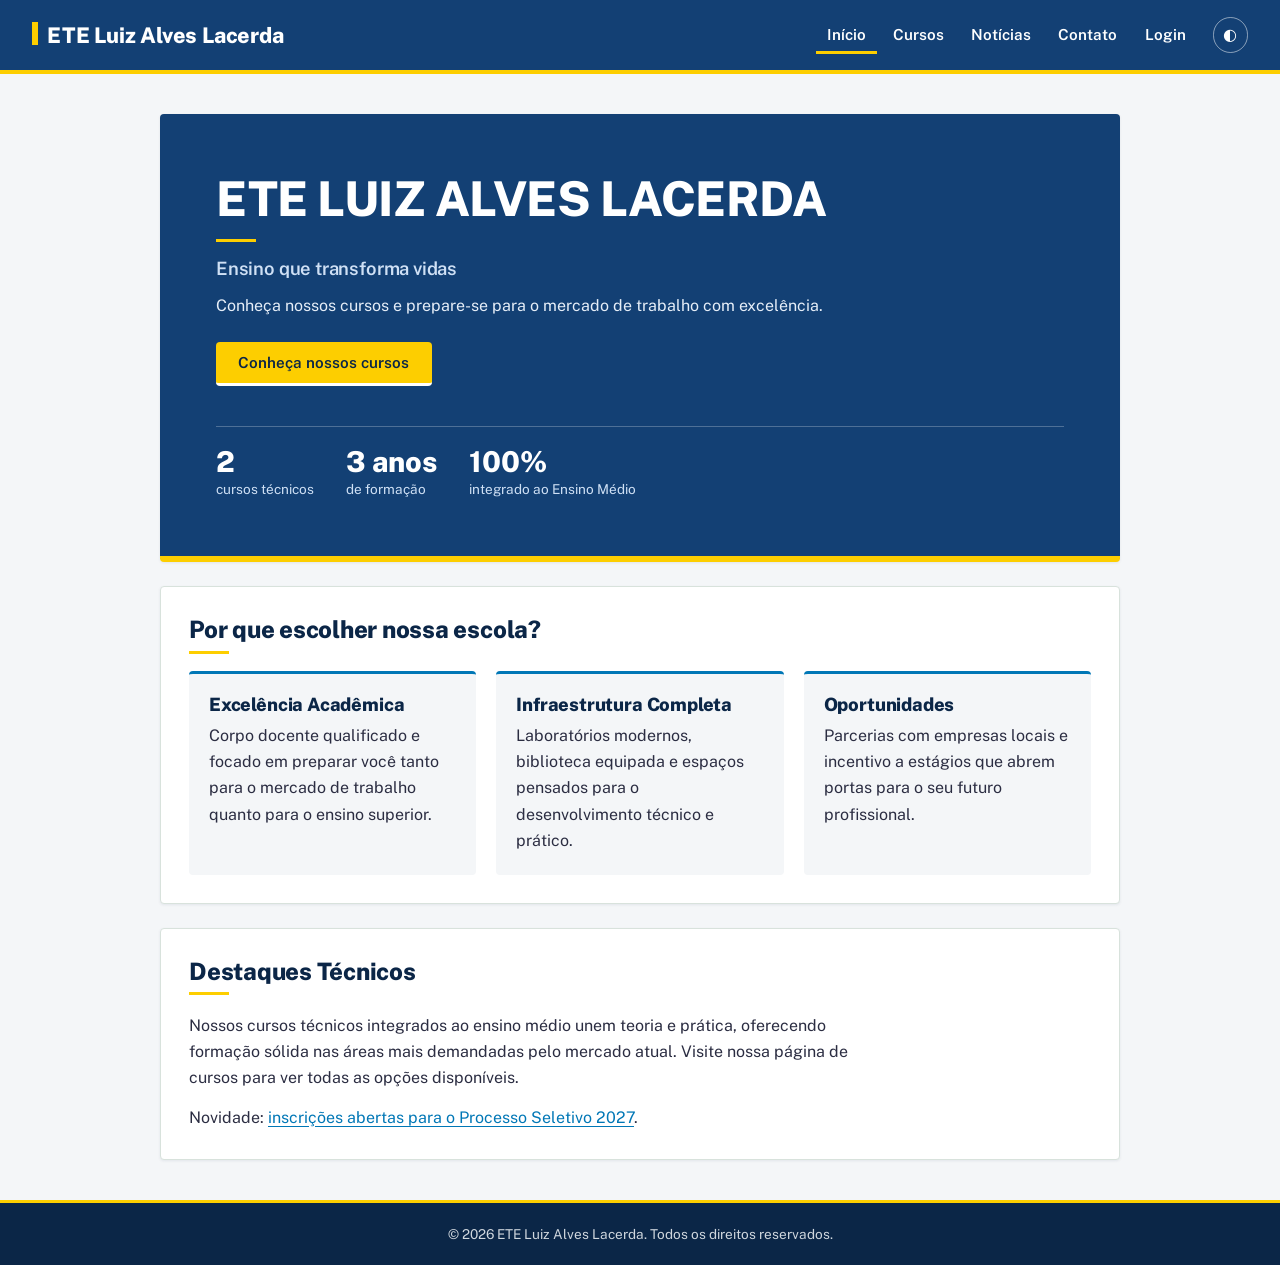
<file: escola/index.html>
<!DOCTYPE html>
<html lang="pt-BR">
<head>
    <meta charset="UTF-8">
    <meta name="viewport" content="width=device-width, initial-scale=1.0">
    <title>Início - ETE Luiz Alves Lacerda</title>
    <link rel="stylesheet" href="static.css">
</head>
<body>

    <header>
        <h1>ETE Luiz Alves Lacerda</h1>
        <nav>
            <ul>
                <li><a href="index.html" aria-current="page">Início</a></li>
                <li><a href="cursos.html">Cursos</a></li>
                <li><a href="noticia.html">Notícias</a></li>
                <li><a href="contato.html">Contato</a></li>
                <li><a href="login.html">Login</a></li>
            </ul>
            <button class="tema" type="button" aria-label="Alternar tema claro/escuro">◐</button>
        </nav>
    </header>

    <main>
        <section id="inicio">
            <div>
                <h2>ETE LUIZ ALVES LACERDA</h2>
                <h3>Ensino que transforma vidas</h3>
                <p>Conheça nossos cursos e prepare-se para o mercado de trabalho com excelência.</p>
                <a class="btn" href="cursos.html">Conheça nossos cursos</a>
                <div class="stats">
                    <div><b>2</b><span>cursos técnicos</span></div>
                    <div><b>3 anos</b><span>de formação</span></div>
                    <div><b>100%</b><span>integrado ao Ensino Médio</span></div>
                </div>
            </div>
        </section>

        <section class="Motivo" id="motivos">
            <h2>Por que escolher nossa escola?</h2>
            <div>
                <div>
                    <h3>Excelência Acadêmica</h3>
                    <p>Corpo docente qualificado e focado em preparar você tanto para o mercado de trabalho quanto para o ensino superior.</p>
                </div>
                <div>
                    <h3>Infraestrutura Completa</h3>
                    <p>Laboratórios modernos, biblioteca equipada e espaços pensados para o desenvolvimento técnico e prático.</p>
                </div>
                <div>
                    <h3>Oportunidades</h3>
                    <p>Parcerias com empresas locais e incentivo a estágios que abrem portas para o seu futuro profissional.</p>
                </div>
            </div>
        </section>

        <section>
            <h2>Destaques Técnicos</h2>
            <p>Nossos cursos técnicos integrados ao ensino médio unem teoria e prática, oferecendo formação sólida nas áreas mais demandadas pelo mercado atual. Visite nossa página de cursos para ver todas as opções disponíveis.</p>
            <p>Novidade: <a href="noticia.html">inscrições abertas para o Processo Seletivo 2027</a>.</p>
        </section>
    </main>

    <footer>
        <p>&copy; 2026 ETE Luiz Alves Lacerda. Todos os direitos reservados.</p>
    </footer>

    <script src="script.js"></script>
</body>
</html>
</file>
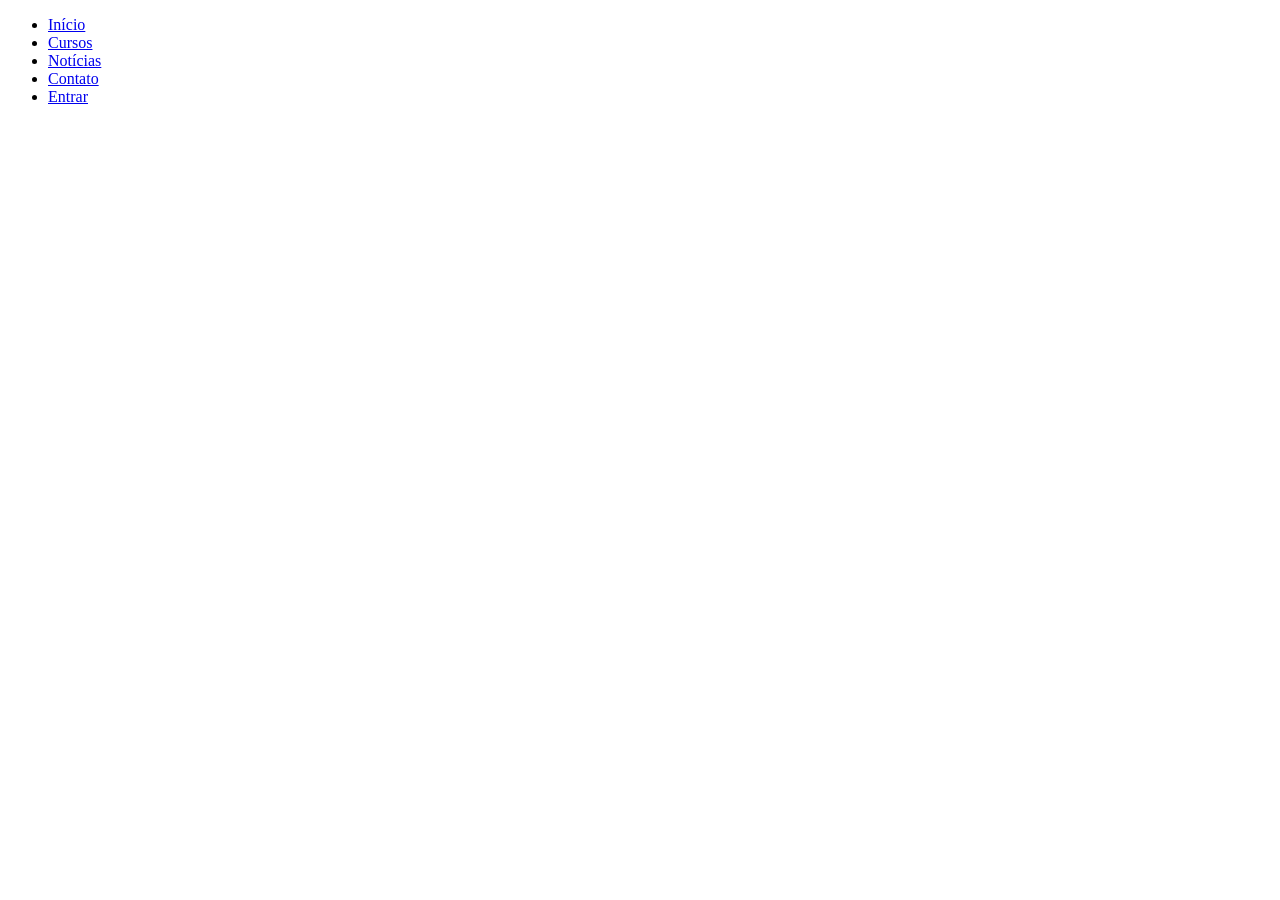
<file: escola/base.html>
<!DOCTYPE html>
<html lang="pt-br">
<head>
    <meta charset="UTF-8">
    <meta name="viewport" content="width=device-width, initial-scale=1.0">
    <title>Document</title>
</head>
<body>
    <header>
<ul>
    <li><a href="#Inicio">Início</a></li>
    <li><a href="cursos.html">Cursos</a></li>
    <li><a href="noticia.html">Notícias</a></li>
    <li><a href="contato.html">Contato</a></li>
    <li><a href="login.html">Entrar</a></li>
</ul>
    </header>

<footer>

</footer>
    
</body>
</html>
</file>
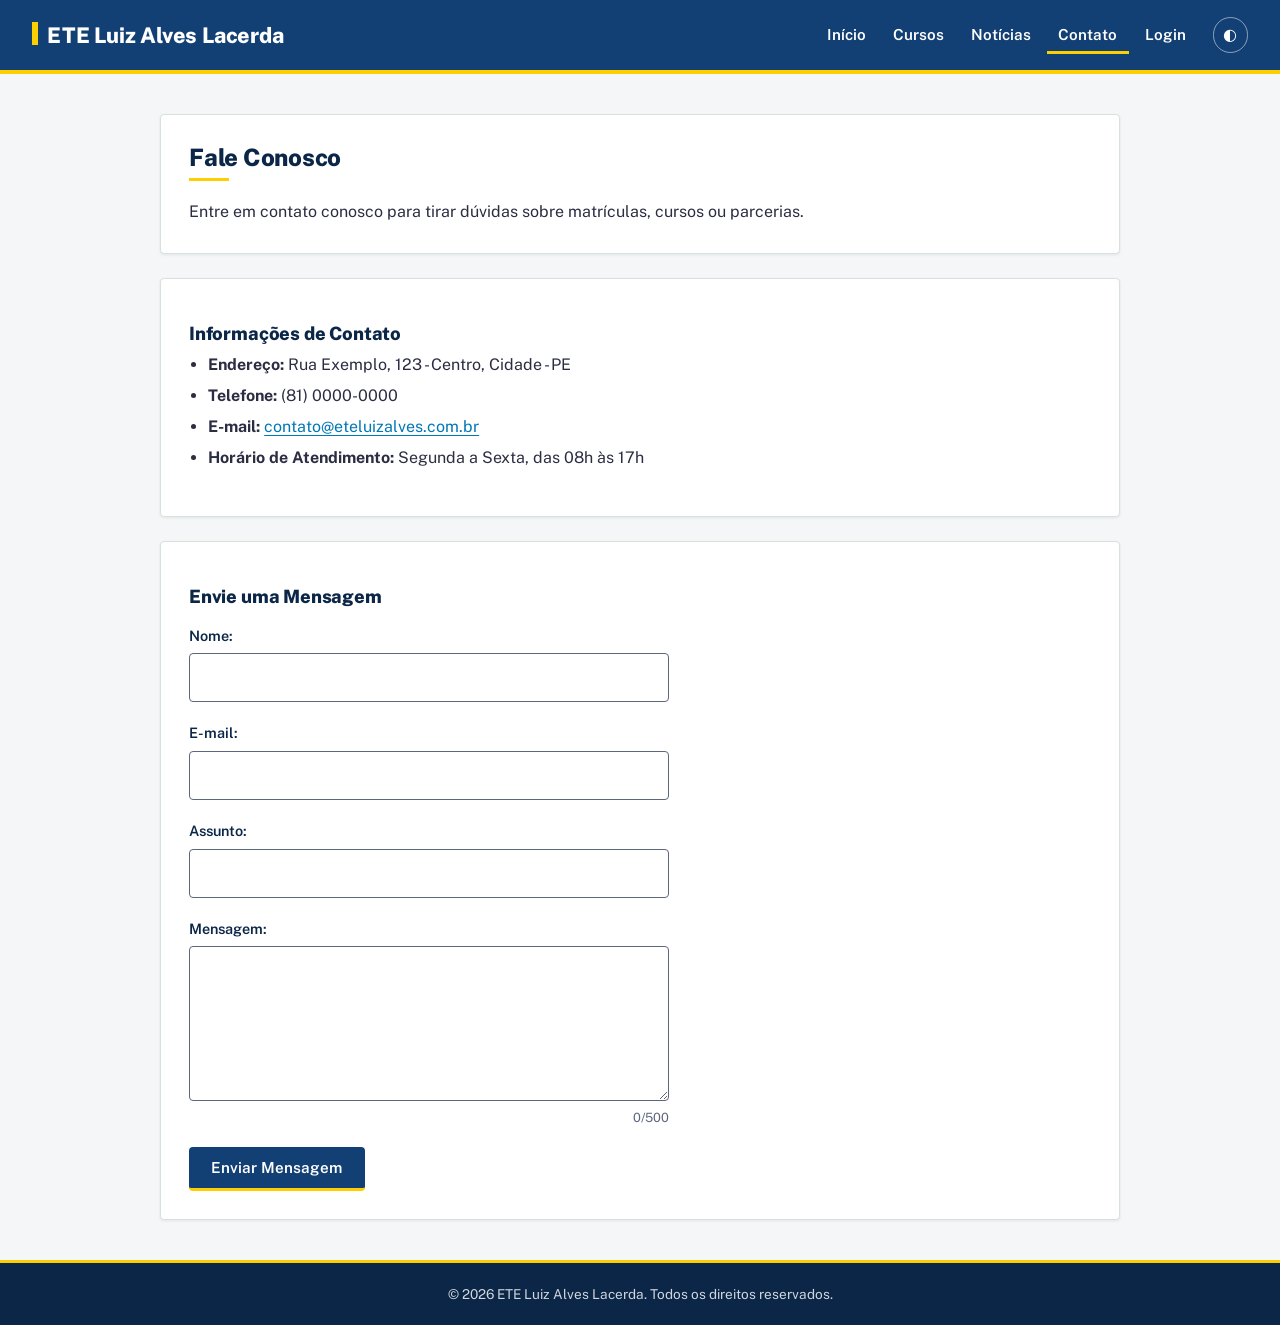
<file: escola/contato.html>
<!DOCTYPE html>
<html lang="pt-BR">
<head>
    <meta charset="UTF-8">
    <meta name="viewport" content="width=device-width, initial-scale=1.0">
    <title>Contato - ETE Luiz Alves Lacerda</title>
    <link rel="stylesheet" href="static.css">
</head>
<body>

    <header>
        <h1>ETE Luiz Alves Lacerda</h1>
        <nav>
            <ul>
                <li><a href="index.html">Início</a></li>
                <li><a href="cursos.html">Cursos</a></li>
                <li><a href="noticia.html">Notícias</a></li>
                <li><a href="contato.html" aria-current="page">Contato</a></li>
                <li><a href="login.html">Login</a></li>
            </ul>
            <button class="tema" type="button" aria-label="Alternar tema claro/escuro">◐</button>
        </nav>
    </header>

    <main>
        <section>
            <h2>Fale Conosco</h2>
            <p>Entre em contato conosco para tirar dúvidas sobre matrículas, cursos ou parcerias.</p>
        </section>

        <section>
            <h3>Informações de Contato</h3>
            <ul>
                <li><strong>Endereço:</strong> Rua Exemplo, 123 - Centro, Cidade - PE</li>
                <li><strong>Telefone:</strong> (81) 0000-0000</li>
                <li><strong>E-mail:</strong> <a href="mailto:contato@eteluizalves.com.br">contato@eteluizalves.com.br</a></li>
                <li><strong>Horário de Atendimento:</strong> Segunda a Sexta, das 08h às 17h</li>
            </ul>
        </section>

        <section>
            <h3>Envie uma Mensagem</h3>
            <form action="#" method="POST" data-ok="Mensagem enviada! Responderemos em breve.">
                <div>
                    <label for="nome">Nome:</label>
                    <input type="text" id="nome" name="nome" required>
                </div>
                <div>
                    <label for="email">E-mail:</label>
                    <input type="email" id="email" name="email" required>
                </div>
                <div>
                    <label for="assunto">Assunto:</label>
                    <input type="text" id="assunto" name="assunto" required>
                </div>
                <div>
                    <label for="mensagem">Mensagem:</label>
                    <textarea id="mensagem" name="mensagem" rows="5" maxlength="500" required></textarea>
                    <span id="cont">0/500</span>
                </div>
                <button type="submit">Enviar Mensagem</button>
            </form>
            <p class="msg" role="status" hidden></p>
        </section>
    </main>

    <footer>
        <p>&copy; 2026 ETE Luiz Alves Lacerda. Todos os direitos reservados.</p>
    </footer>

    <script src="script.js"></script>
</body>
</html>
</file>
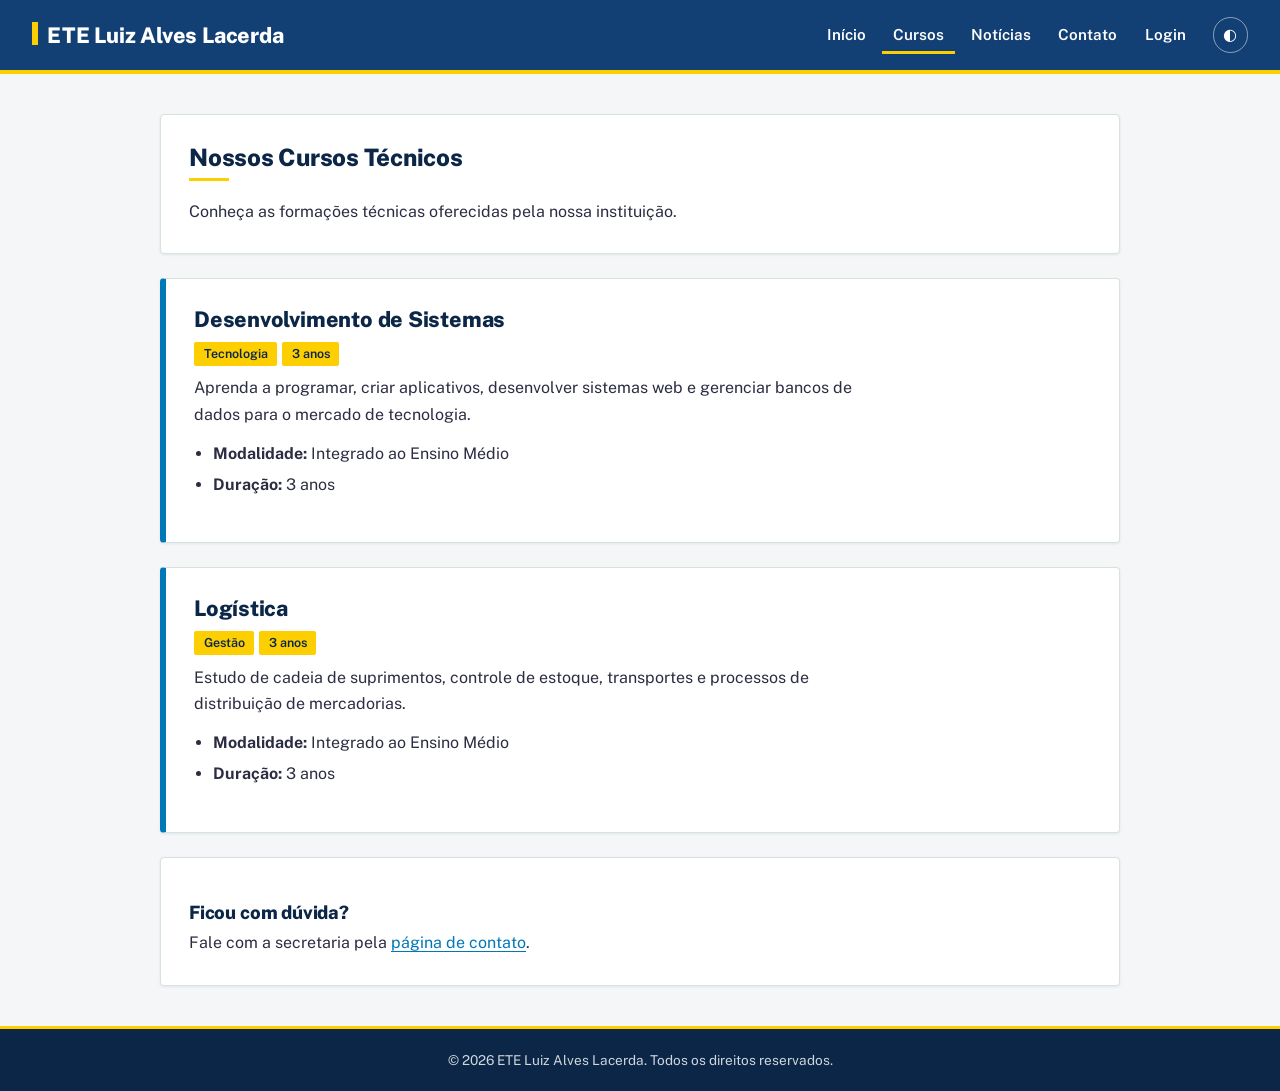
<file: escola/cursos.html>
<!DOCTYPE html>
<html lang="pt-BR">
<head>
    <meta charset="UTF-8">
    <meta name="viewport" content="width=device-width, initial-scale=1.0">
    <title>Cursos - ETE Luiz Alves Lacerda</title>
    <link rel="stylesheet" href="static.css">
</head>
<body>

    <header>
        <h1>ETE Luiz Alves Lacerda</h1>
        <nav>
            <ul>
                <li><a href="index.html">Início</a></li>
                <li><a href="cursos.html" aria-current="page">Cursos</a></li>
                <li><a href="noticia.html">Notícias</a></li>
                <li><a href="contato.html">Contato</a></li>
                <li><a href="login.html">Login</a></li>
            </ul>
            <button class="tema" type="button" aria-label="Alternar tema claro/escuro">◐</button>
        </nav>
    </header>

    <main>
        <section>
            <h2>Nossos Cursos Técnicos</h2>
            <p>Conheça as formações técnicas oferecidas pela nossa instituição.</p>
        </section>

        <section class="curso">
            <h3>Desenvolvimento de Sistemas</h3>
            <span class="tag">Tecnologia</span><span class="tag">3 anos</span>
            <p>Aprenda a programar, criar aplicativos, desenvolver sistemas web e gerenciar bancos de dados para o mercado de tecnologia.</p>
            <ul>
                <li><strong>Modalidade:</strong> Integrado ao Ensino Médio</li>
                <li><strong>Duração:</strong> 3 anos</li>
            </ul>
        </section>

        <section class="curso">
            <h3>Logística</h3>
            <span class="tag">Gestão</span><span class="tag">3 anos</span>
            <p>Estudo de cadeia de suprimentos, controle de estoque, transportes e processos de distribuição de mercadorias.</p>
            <ul>
                <li><strong>Modalidade:</strong> Integrado ao Ensino Médio</li>
                <li><strong>Duração:</strong> 3 anos</li>
            </ul>
        </section>

        <section>
            <h3>Ficou com dúvida?</h3>
            <p>Fale com a secretaria pela <a href="contato.html">página de contato</a>.</p>
        </section>
    </main>

    <footer>
        <p>&copy; 2026 ETE Luiz Alves Lacerda. Todos os direitos reservados.</p>
    </footer>

    <script src="script.js"></script>
</body>
</html>
</file>
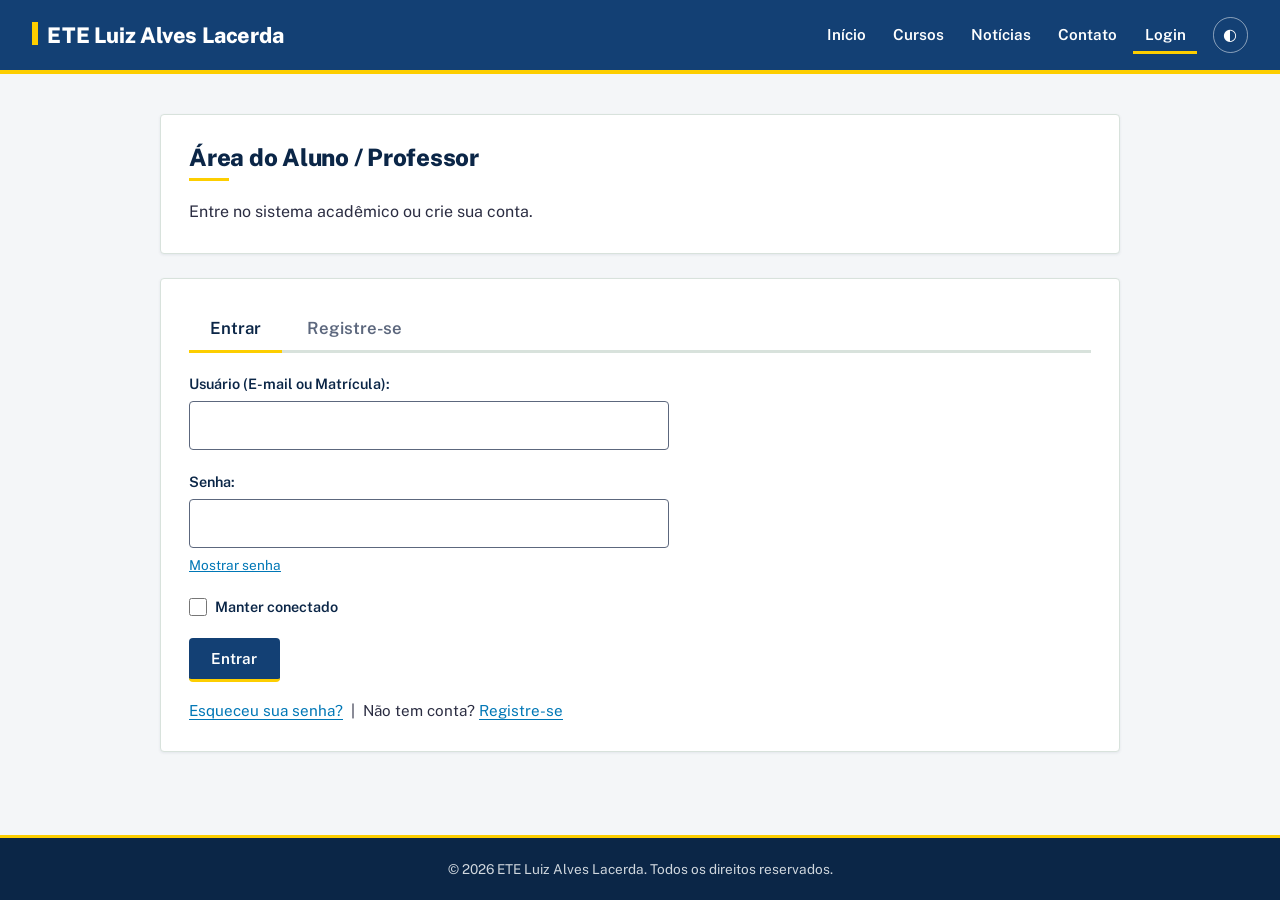
<file: escola/login.html>
<!DOCTYPE html>
<html lang="pt-BR">
<head>
    <meta charset="UTF-8">
    <meta name="viewport" content="width=device-width, initial-scale=1.0">
    <title>Login - ETE Luiz Alves Lacerda</title>
    <link rel="stylesheet" href="static.css">
</head>
<body>

    <header>
        <h1>ETE Luiz Alves Lacerda</h1>
        <nav>
            <ul>
                <li><a href="index.html">Início</a></li>
                <li><a href="cursos.html">Cursos</a></li>
                <li><a href="noticia.html">Notícias</a></li>
                <li><a href="contato.html">Contato</a></li>
                <li><a href="login.html" aria-current="page">Login</a></li>
            </ul>
            <button class="tema" type="button" aria-label="Alternar tema claro/escuro">◐</button>
        </nav>
    </header>

    <main>
        <section>
            <h2>Área do Aluno / Professor</h2>
            <p>Entre no sistema acadêmico ou crie sua conta.</p>
        </section>

        <section>
            <div class="abas" role="tablist">
                <button type="button" role="tab" data-p="p-entrar" aria-selected="true">Entrar</button>
                <button type="button" role="tab" data-p="p-cadastro" aria-selected="false" tabindex="-1">Registre-se</button>
            </div>

            <div class="painel" id="p-entrar" role="tabpanel">
                <form id="f-entrar" action="#" method="POST" data-custom>
                    <div>
                        <label for="usuario">Usuário (E-mail ou Matrícula):</label>
                        <input type="text" id="usuario" name="usuario" autocomplete="username" required>
                    </div>
                    <div>
                        <label for="senha">Senha:</label>
                        <input type="password" id="senha" name="senha" autocomplete="current-password" required>
                        <button type="button" class="ver" data-alvo="senha">Mostrar senha</button>
                    </div>
                    <div class="check">
                        <input type="checkbox" id="lembrar" name="lembrar">
                        <label for="lembrar">Manter conectado</label>
                    </div>
                    <button type="submit">Entrar</button>
                </form>
                <p class="msg" role="status" hidden></p>
                <p class="troca"><a href="#">Esqueceu sua senha?</a> &nbsp;|&nbsp; Não tem conta? <a href="#cadastro" data-abrir="p-cadastro">Registre-se</a></p>
            </div>

            <div class="painel" id="p-cadastro" role="tabpanel" hidden>
                <form id="f-cadastro" action="#" method="POST" data-custom>
                    <div>
                        <label for="nome">Nome completo:</label>
                        <input type="text" id="nome" name="nome" autocomplete="name" required>
                    </div>
                    <div>
                        <label for="nemail">E-mail:</label>
                        <input type="email" id="nemail" name="email" autocomplete="email" required>
                    </div>
                    <div>
                        <label for="tipo">Eu sou:</label>
                        <select id="tipo" name="tipo" required>
                            <option value="aluno">Aluno(a)</option>
                            <option value="professor">Professor(a)</option>
                        </select>
                    </div>
                    <div>
                        <label for="nsenha">Senha:</label>
                        <input type="password" id="nsenha" name="senha" autocomplete="new-password" required>
                        <div class="forca" data-n="0"><i></i></div>
                        <span id="ftxt">Use 8+ caracteres, maiúscula, número e símbolo.</span>
                        <button type="button" class="ver" data-alvo="nsenha">Mostrar senha</button>
                    </div>
                    <div>
                        <label for="csenha">Confirmar senha:</label>
                        <input type="password" id="csenha" name="csenha" autocomplete="new-password" required>
                    </div>
                    <div class="check">
                        <input type="checkbox" id="termos" name="termos" required>
                        <label for="termos">Concordo com o uso dos meus dados pela escola</label>
                    </div>
                    <button type="submit">Criar conta</button>
                </form>
                <p class="erro" role="alert" hidden></p>
                <p class="msg" role="status" hidden></p>
                <p class="troca">Já tem conta? <a href="#" data-abrir="p-entrar">Entre</a></p>
            </div>
        </section>
    </main>

    <footer>
        <p>&copy; 2026 ETE Luiz Alves Lacerda. Todos os direitos reservados.</p>
    </footer>

    <script src="script.js"></script>
</body>
</html>
</file>
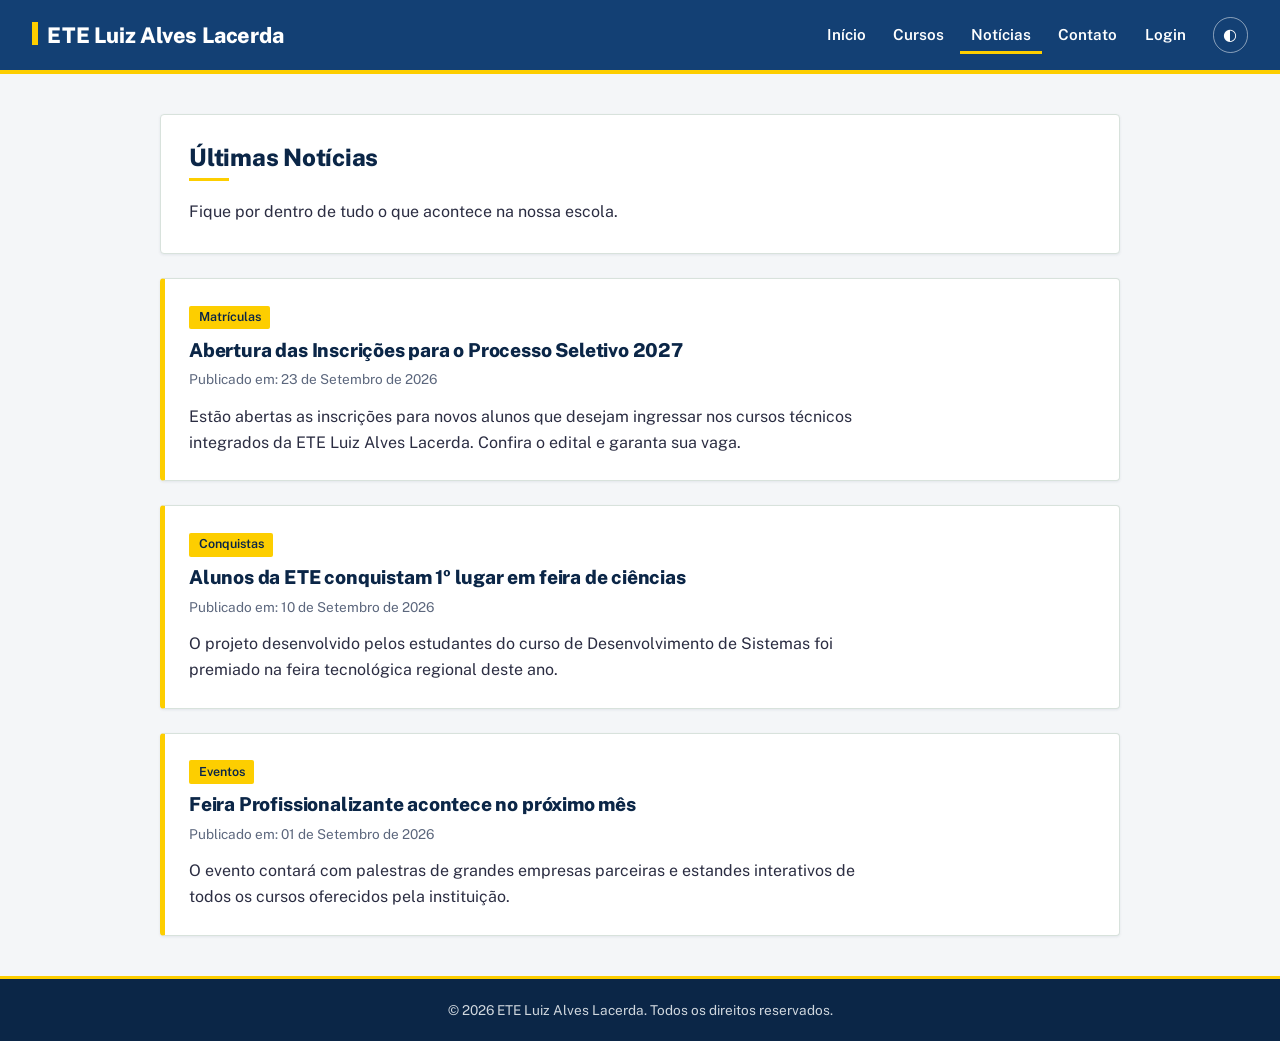
<file: escola/noticia.html>
<!DOCTYPE html>
<html lang="pt-BR">
<head>
    <meta charset="UTF-8">
    <meta name="viewport" content="width=device-width, initial-scale=1.0">
    <title>Notícias - ETE Luiz Alves Lacerda</title>
    <link rel="stylesheet" href="static.css">
</head>
<body>

    <header>
        <h1>ETE Luiz Alves Lacerda</h1>
        <nav>
            <ul>
                <li><a href="index.html">Início</a></li>
                <li><a href="cursos.html">Cursos</a></li>
                <li><a href="noticia.html" aria-current="page">Notícias</a></li>
                <li><a href="contato.html">Contato</a></li>
                <li><a href="login.html">Login</a></li>
            </ul>
            <button class="tema" type="button" aria-label="Alternar tema claro/escuro">◐</button>
        </nav>
    </header>

    <main>
        <section>
            <h2>Últimas Notícias</h2>
            <p>Fique por dentro de tudo o que acontece na nossa escola.</p>
        </section>

        <article>
            <span class="tag">Matrículas</span>
            <h3>Abertura das Inscrições para o Processo Seletivo 2027</h3>
            <p><small>Publicado em: <time datetime="2026-09-23">23 de Setembro de 2026</time></small></p>
            <p>Estão abertas as inscrições para novos alunos que desejam ingressar nos cursos técnicos integrados da ETE Luiz Alves Lacerda. Confira o edital e garanta sua vaga.</p>
        </article>

        <article>
            <span class="tag">Conquistas</span>
            <h3>Alunos da ETE conquistam 1º lugar em feira de ciências</h3>
            <p><small>Publicado em: <time datetime="2026-09-10">10 de Setembro de 2026</time></small></p>
            <p>O projeto desenvolvido pelos estudantes do curso de Desenvolvimento de Sistemas foi premiado na feira tecnológica regional deste ano.</p>
        </article>

        <article>
            <span class="tag">Eventos</span>
            <h3>Feira Profissionalizante acontece no próximo mês</h3>
            <p><small>Publicado em: <time datetime="2026-09-01">01 de Setembro de 2026</time></small></p>
            <p>O evento contará com palestras de grandes empresas parceiras e estandes interativos de todos os cursos oferecidos pela instituição.</p>
        </article>
    </main>

    <footer>
        <p>&copy; 2026 ETE Luiz Alves Lacerda. Todos os direitos reservados.</p>
    </footer>

    <script src="script.js"></script>
</body>
</html>
</file>
<file: escola/static.css>
/* ETE Luiz Alves Lacerda — folha de estilo institucional */
@import url('https://fonts.googleapis.com/css2?family=Public+Sans:wght@400;600;800&display=swap');

:root{
  --p:#134074;--pd:#0b2647;--s:#0077b6;--a:#fdce00;
  --bg:#f4f6f8;--card:#fff;--tx:#2b2d42;--mu:#5c677d;--bd:#d8e2dc;--h:#0b2647;--soft:#cfe0f5;
  --r:4px;--sombra:0 1px 3px rgba(11,38,71,.08);--sombra-h:0 8px 20px rgba(11,38,71,.14);
}
[data-theme=dark]{
  --p:#0f3057;--pd:#07111f;--s:#5cb8ff;--bg:#0d1b2e;--card:#14263f;
  --tx:#e6ecf4;--mu:#9fb0c6;--bd:#243b5a;--h:#fff;--sombra:0 1px 3px rgba(0,0,0,.35);--sombra-h:0 8px 20px rgba(0,0,0,.45)
}

/* base */
*{margin:0;padding:0;box-sizing:border-box}
html{scroll-behavior:smooth;scroll-padding-top:5rem}
body{font-family:'Public Sans',system-ui,-apple-system,'Segoe UI',sans-serif;background:var(--bg);color:var(--tx);line-height:1.65;display:flex;flex-direction:column;min-height:100vh}
body,header,section,article,footer,input,textarea,select{transition:background-color .3s,color .3s,border-color .3s}
::selection{background:var(--a);color:var(--pd)}
:focus-visible{outline:3px solid var(--a);outline-offset:2px}
h1,h2,h3{line-height:1.2;font-weight:800;letter-spacing:-.01em}
p{margin-bottom:.8rem;max-width:70ch}p:last-child{margin-bottom:0}
ul{margin:0 0 1rem 1.2rem}li{margin-bottom:.3rem}
a{color:var(--s);text-underline-offset:3px}a:hover{color:var(--h)}

/* cabeçalho e navegação */
header{position:sticky;top:0;z-index:10;background:var(--p);color:#fff;padding:1rem 2rem;border-bottom:4px solid var(--a);display:flex;flex-wrap:wrap;align-items:center;justify-content:space-between;gap:.6rem 1.5rem;transition:padding .25s,box-shadow .25s,background-color .3s}
header.compacto{padding:.5rem 2rem;box-shadow:0 4px 14px rgba(0,0,0,.25)}
header h1{font-size:1.35rem}
header h1::before{content:"";display:inline-block;width:.35rem;height:1.1em;background:var(--a);margin-right:.6rem;vertical-align:-.15em}
nav{display:flex;align-items:center;gap:1rem}
nav ul{list-style:none;display:flex;flex-wrap:wrap;gap:.3rem;margin:0}
nav li{margin:0}
nav a{display:block;color:#fff;text-decoration:none;font-weight:600;font-size:.95rem;padding:.4rem .7rem;background:linear-gradient(var(--a),var(--a)) 0 100%/0 3px no-repeat;transition:background-size .25s}
nav a:hover,nav a[aria-current=page]{background-size:100% 3px;color:#fff}
.tema{position:relative;overflow:hidden;background:none;border:1px solid rgba(255,255,255,.5);color:#fff;width:2.2rem;height:2.2rem;border-radius:50%;cursor:pointer;font-size:1rem;transition:transform .35s,background-color .2s}
.tema:hover{background:rgba(255,255,255,.15)}
.tema:active{transform:rotate(180deg) scale(.9)}

/* estrutura */
main{flex:1;width:92%;max-width:960px;margin:2.5rem auto;display:flex;flex-direction:column;gap:1.5rem}
section{background:var(--card);padding:1.75rem;border-radius:var(--r);border:1px solid var(--bd);box-shadow:var(--sombra)}
h2{position:relative;color:var(--h);font-size:1.5rem;margin-bottom:1.1rem;padding-bottom:.6rem}
h2::after{content:"";position:absolute;left:0;bottom:0;width:2.5rem;height:3px;background:var(--a);transition:width .6s .2s}
.rev h2::after{width:0}.rev.vis h2::after{width:2.5rem}
h3{color:var(--h);font-size:1.15rem;margin:1rem 0 .4rem}

/* início */
#inicio{background:var(--p);color:#fff;border:0;border-bottom:6px solid var(--a);padding:clamp(1.75rem,6vw,3.5rem)}
#inicio h2{color:#fff;font-size:clamp(1.9rem,6vw,3rem);padding-bottom:.9rem;margin-bottom:1rem}
#inicio h3{color:var(--soft);font-weight:600;margin:0 0 .8rem}
#inicio p{color:#e6eef8;margin-bottom:1.4rem}
.btn,button[type=submit]{position:relative;overflow:hidden;display:inline-block;background:var(--p);color:#fff;border:0;border-bottom:3px solid var(--a);padding:.75rem 1.4rem;font:600 .95rem 'Public Sans',sans-serif;text-decoration:none;border-radius:var(--r);cursor:pointer;transition:transform .15s,background-color .2s,box-shadow .2s}
.btn:hover,button[type=submit]:hover{background:var(--pd);color:#fff;transform:translateY(-2px);box-shadow:var(--sombra-h)}
.btn:active,button[type=submit]:active{transform:translateY(0) scale(.97);box-shadow:none}
#inicio .btn{background:var(--a);color:var(--pd);border-bottom-color:#fff}
#inicio .btn:hover{background:#ffdf4d;color:var(--pd)}
.stats{display:flex;flex-wrap:wrap;gap:1rem 2rem;margin-top:2rem;padding-top:1.2rem;border-top:1px solid rgba(255,255,255,.25)}
.stats div{display:flex;flex-direction:column}
.stats b{font-size:1.8rem;font-weight:800;color:#fff;line-height:1.1}
.stats span{font-size:.85rem;color:var(--soft)}

/* cartões */
#motivos>div{display:grid;grid-template-columns:repeat(auto-fit,minmax(240px,1fr));gap:1.25rem;margin-top:1rem}
#motivos>div>div{background:var(--bg);padding:1.25rem;border-radius:var(--r);border-top:3px solid var(--s);transition:transform .25s,box-shadow .25s,border-color .25s}
#motivos>div>div:hover{transform:translateY(-4px);box-shadow:var(--sombra-h);border-top-color:var(--a)}
#motivos h3{margin-top:0}
.tag{display:inline-block;background:var(--a);color:var(--pd);font-size:.78rem;font-weight:600;padding:.1rem .6rem;border-radius:2px;margin:0 .3rem .6rem 0}
.curso{border-left:6px solid var(--s);transition:transform .25s,box-shadow .25s,border-color .25s}
.curso:hover{transform:translateX(4px);box-shadow:var(--sombra-h);border-left-color:var(--a)}
.curso h3{margin-top:0;font-size:1.35rem}
article{background:var(--card);padding:1.5rem;border-radius:var(--r);border:1px solid var(--bd);border-left:5px solid var(--a);box-shadow:var(--sombra);transition:transform .25s,box-shadow .25s}
article:hover{transform:translateX(4px);box-shadow:var(--sombra-h)}
article h3{margin-top:0;font-size:1.2rem}
article small{display:block;color:var(--mu);font-size:.85rem;margin-bottom:.75rem}

/* formulários */
form{display:flex;flex-direction:column;gap:1.2rem;max-width:480px;margin-top:1rem}
form div{display:flex;flex-direction:column;gap:.35rem}
form .check{flex-direction:row;align-items:center;gap:.5rem}
label{font-weight:600;font-size:.9rem;color:var(--h)}
input[type=text],input[type=email],input[type=password],textarea,select{width:100%;padding:.65rem .8rem;border:1px solid var(--mu);border-radius:var(--r);font:inherit;background:var(--card);color:var(--tx);transition:border-color .2s,box-shadow .2s}
input[type=checkbox]{accent-color:var(--p);width:1.1rem;height:1.1rem}
input:focus,textarea:focus,select:focus{outline:none;border-color:var(--s);box-shadow:0 0 0 3px rgba(0,119,182,.25)}
button[type=submit]{align-self:flex-start}
.ver{align-self:flex-start;background:none;border:0;color:var(--s);font:inherit;font-size:.85rem;cursor:pointer;text-decoration:underline}
#cont,#ftxt{font-size:.8rem;color:var(--mu)}#cont{align-self:flex-end}
.msg,.erro{padding:.7rem 1rem;border-radius:var(--r);margin-top:1rem;border-left:4px solid}
.msg{background:#e6f6ec;color:#14532d;border-color:#22a55a}
.erro{background:#fdecea;color:#7f1d1d;border-color:#d33}
.msg:not([hidden]),.erro:not([hidden]){animation:pop .35s ease}
.msg[hidden],.erro[hidden]{display:none}
.troca{margin-top:1rem;font-size:.95rem}

/* abas e força da senha */
.abas{display:flex;gap:.3rem;border-bottom:3px solid var(--bd);margin-bottom:1.2rem}
.abas button{position:relative;overflow:hidden;background:none;border:0;border-bottom:3px solid transparent;margin-bottom:-3px;padding:.7rem 1.3rem;font:600 1.05rem 'Public Sans',sans-serif;color:var(--mu);cursor:pointer;transition:color .2s,border-color .25s}
.abas button:hover{color:var(--h)}
.abas button[aria-selected=true]{color:var(--h);border-bottom-color:var(--a)}
.abas .onda{background:rgba(19,64,116,.22)}
.painel[hidden]{display:none}
.painel:not([hidden]){animation:troca .35s ease}
.painel form{margin-top:0}
.forca{height:6px;background:var(--bd);border-radius:3px;overflow:hidden}
.forca i{display:block;height:100%;width:0;background:#d33;transition:width .3s,background-color .3s}
.forca[data-n="2"] i{background:#e8a200}
.forca[data-n="3"] i,.forca[data-n="4"] i{background:#22a55a}

/* rodapé e voltar ao topo */
footer{background:var(--pd);color:#fff;text-align:center;padding:1.25rem 1rem;font-size:.85rem;border-top:3px solid var(--a)}
footer p{color:#d0d7de;margin:0;max-width:none}
.topo{position:fixed;right:1.2rem;bottom:1.2rem;overflow:hidden;width:2.6rem;height:2.6rem;background:var(--p);color:#fff;border:0;border-bottom:3px solid var(--a);border-radius:var(--r);font-size:1.2rem;cursor:pointer;box-shadow:var(--sombra-h);opacity:0;transform:translateY(12px);pointer-events:none;transition:opacity .3s,transform .3s}
.topo.mostra{opacity:1;transform:none;pointer-events:auto}
.topo:active{transform:scale(.9)}

/* animações: entrada ao rolar e clique */
.rev{opacity:0}
.rev.vis{opacity:1;animation:sobe .6s ease var(--d,0s) backwards}
.onda{position:absolute;border-radius:50%;background:rgba(255,255,255,.4);transform:scale(0);animation:onda .6s ease-out forwards;pointer-events:none}
@keyframes sobe{from{opacity:0;transform:translateY(20px)}}
@keyframes onda{to{transform:scale(1);opacity:0}}
@keyframes troca{from{opacity:0;transform:translateY(8px)}}
@keyframes pop{from{opacity:0;transform:scale(.96)}}

@media(max-width:600px){
  header{padding:.8rem 1rem}header.compacto{padding:.5rem 1rem}
  main{width:95%;margin:1rem auto}
  section{padding:1.25rem}
  form{max-width:100%}button[type=submit]{width:100%}
  .abas button{flex:1;padding:.7rem .5rem}
}
@media(prefers-reduced-motion:reduce){
  html{scroll-behavior:auto}
  *,*::before,*::after{animation:none!important;transition:none!important}
  .rev{opacity:1}.rev h2::after{width:2.5rem}
}
</file>
